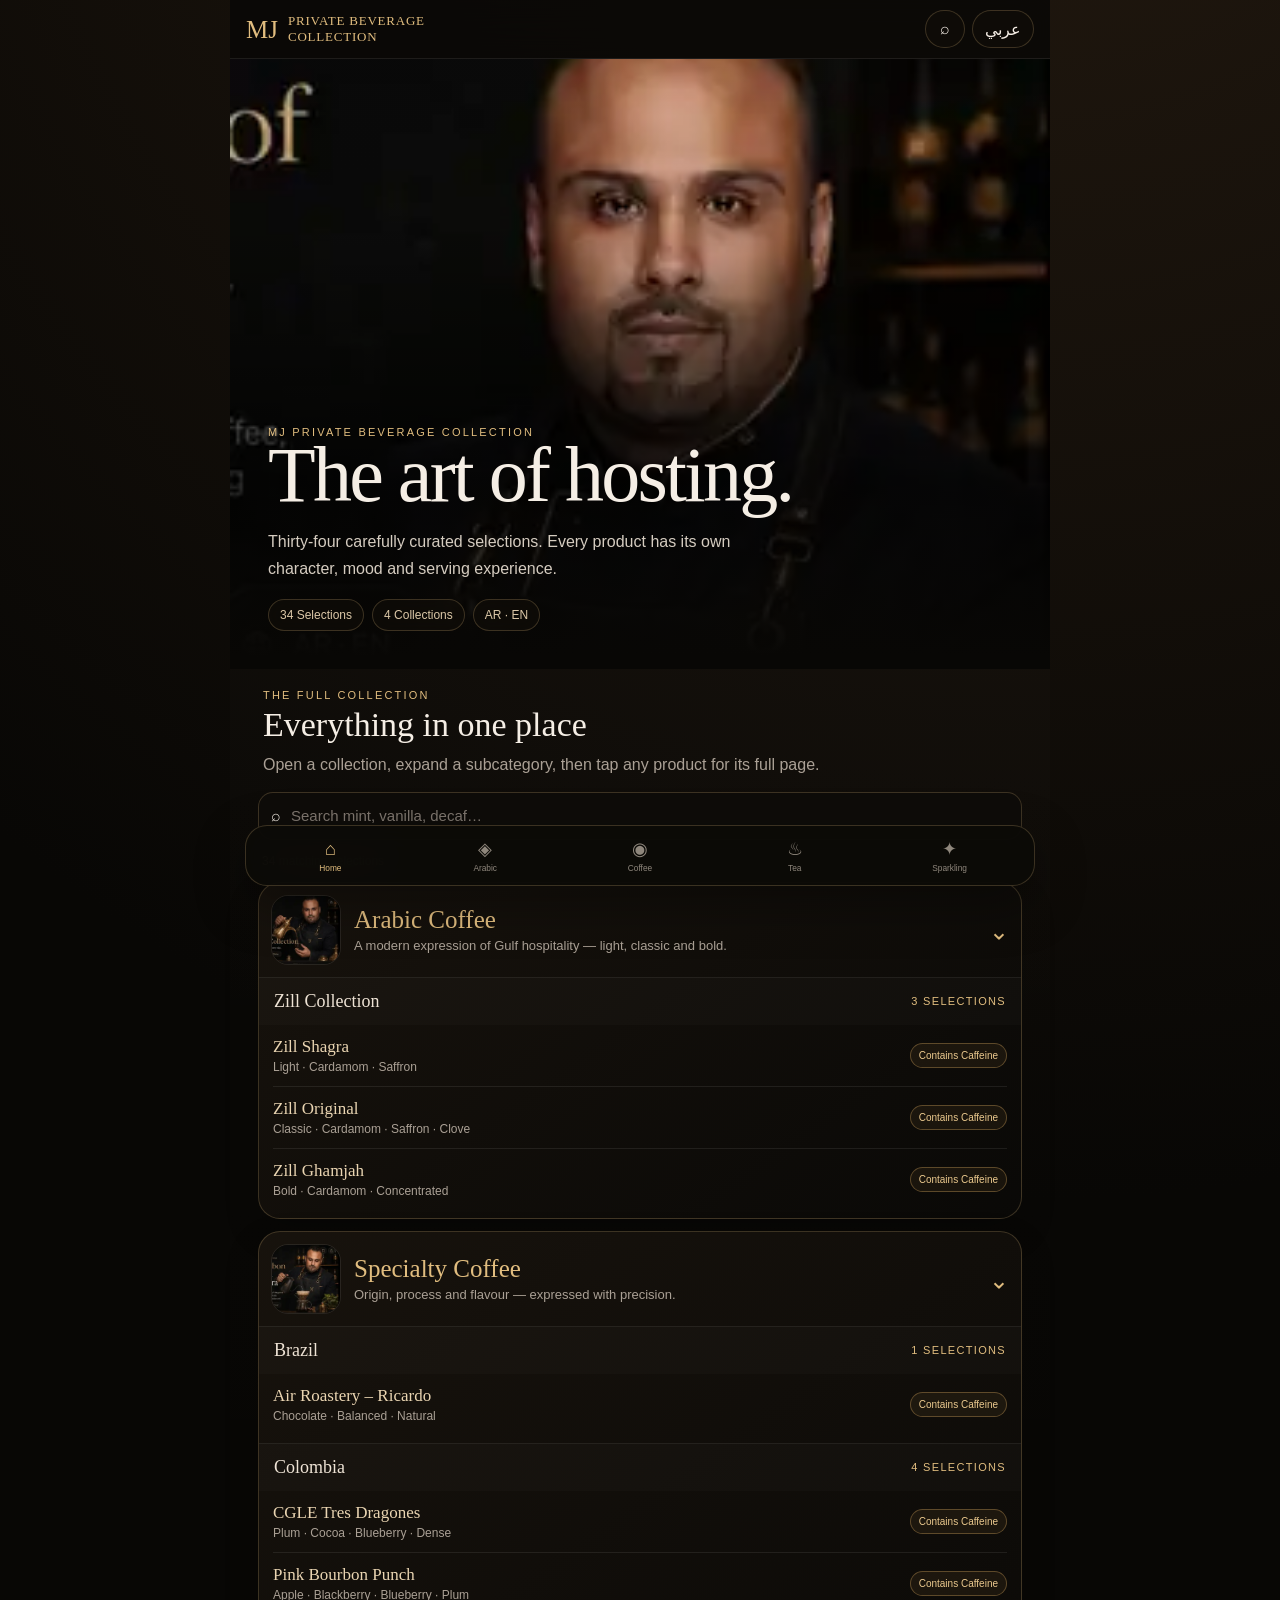
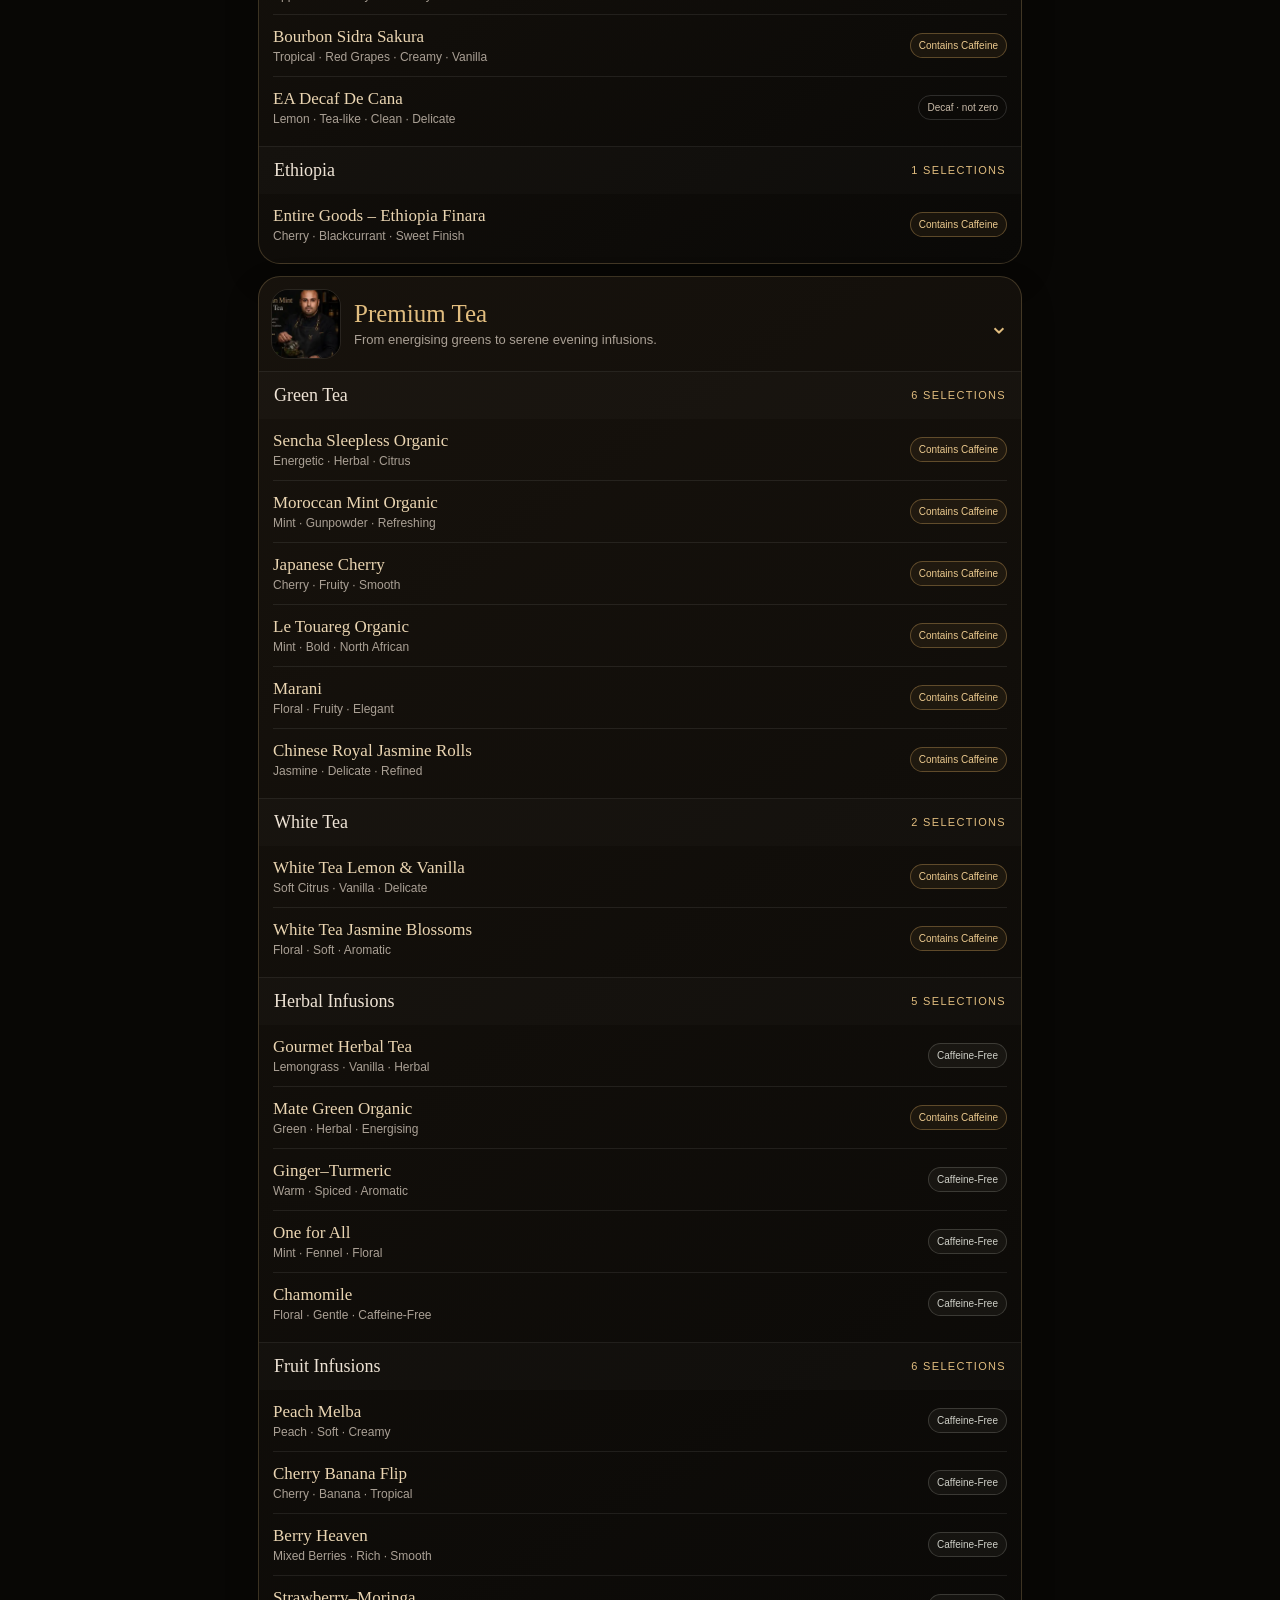
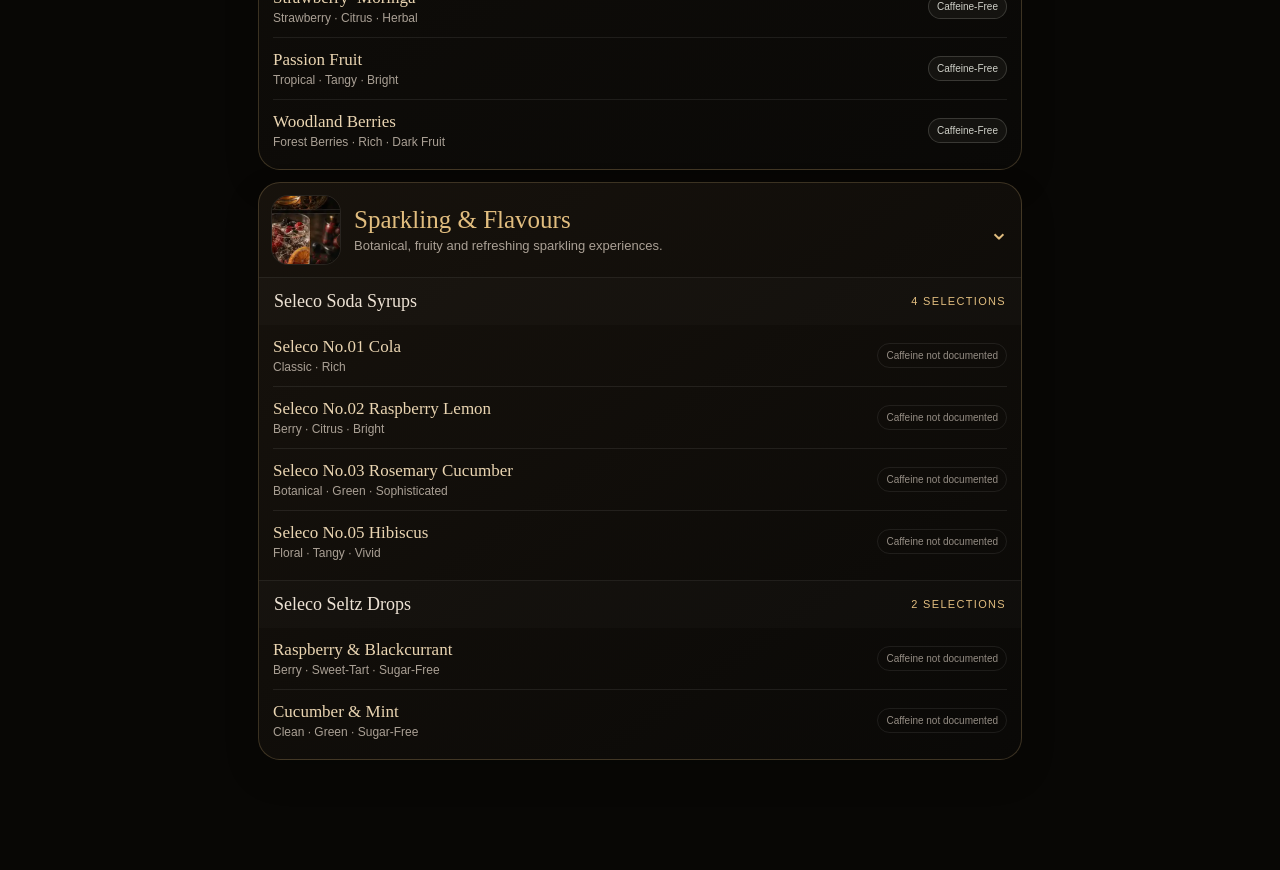
<file: beverage-menu/index.html>
<!doctype html><html lang="en" dir="ltr"><head><meta charset="utf-8"><meta name="viewport" content="width=device-width,initial-scale=1,viewport-fit=cover"><meta name="theme-color" content="#080705"><meta name="apple-mobile-web-app-capable" content="yes"><meta name="apple-mobile-web-app-status-bar-style" content="black-translucent"><meta name="apple-mobile-web-app-title" content="MJ Beverage"><title>MJ Private Beverage Collection</title><link rel="stylesheet" href="app-v2.css"></head><body><div class="app" id="app"><header class="top"><button class="brand" id="brandBtn" aria-label="Home"><span class="logo">MJ</span><span class="brandText">PRIVATE BEVERAGE<br>COLLECTION</span></button><div class="tools"><button class="iconBtn backBtn" id="backBtn" aria-label="Back">‹</button><button class="iconBtn" id="searchBtn" aria-label="Search">⌕</button><button class="langBtn" id="langBtn">عربي</button></div></header><main id="main"></main><nav class="bottom" id="bottomNav"><button data-cat="all" class="active"><span>⌂</span><small data-i="home">Home</small></button><button data-cat="arabic"><span>◈</span><small data-i="arabic">Arabic</small></button><button data-cat="specialty"><span>◉</span><small data-i="coffee">Coffee</small></button><button data-cat="tea"><span>♨</span><small data-i="tea">Tea</small></button><button data-cat="sparkling"><span>✦</span><small data-i="spark">Sparkling</small></button></nav><div class="toast" id="toast"></div></div><script src="asset-home.js"></script><script src="asset-arabic.js"></script><script src="asset-specialty.js"></script><script src="asset-tea.js"></script><script src="asset-sparkling.js"></script><script src="data-v2.js"></script><script src="app-v2.js"></script></body></html>
</file>
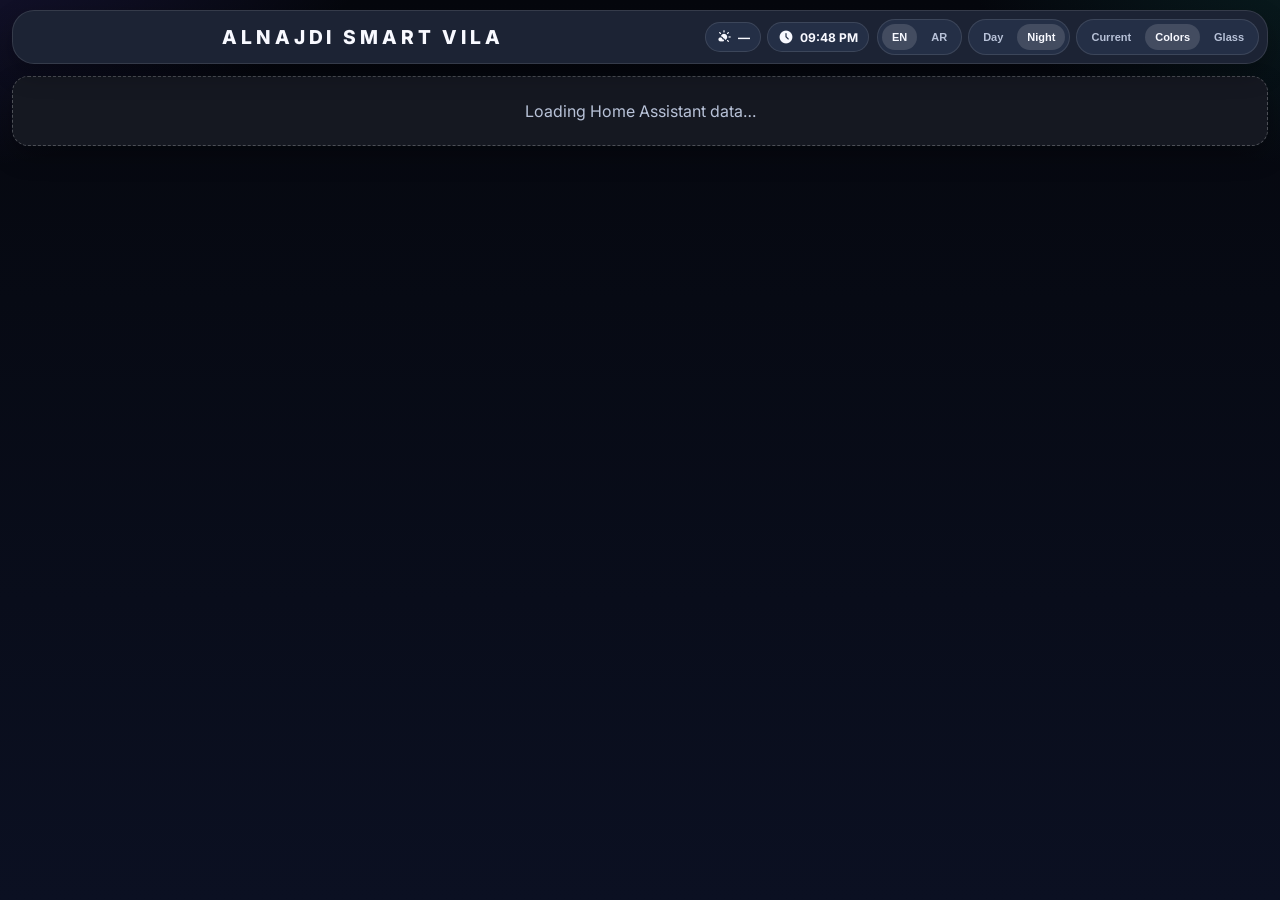
<file: alnajdi-smart-vila.html>
<!DOCTYPE html>
<html lang="en" dir="ltr">
<head>
  <meta charset="UTF-8" />
  <meta name="viewport" content="width=device-width, initial-scale=1, viewport-fit=cover" />
  <title>ALNAJDI SMART VILA</title>
  <style>
    @import url('https://fonts.googleapis.com/css2?family=Inter:wght@400;500;600;700;800&family=Tajawal:wght@400;500;700;800&family=Material+Symbols+Rounded:FILL@0..1');

    :root {
      --radius-xl: 30px; --radius-lg: 22px; --radius-md: 16px; --radius-sm: 12px;
      --ease: 220ms cubic-bezier(.2,.7,.2,1);
      --top-safe: env(safe-area-inset-top, 0px); --bottom-safe: env(safe-area-inset-bottom, 0px);
      --bg:#07090e; --bg2:#0d1019; --surface:#151922; --surface-2:#1b2130; --surface-3:#20283b;
      --line:rgba(255,255,255,.1); --line-strong:rgba(255,255,255,.2);
      --text:#f7f9ff; --muted:#acb8d2;
      --ok:#4ddb8f; --warn:#ffbc60; --danger:#ff5f74; --info:#4ab6ff;
      --shadow:0 25px 50px rgba(0,0,0,.45); --shadow-soft:0 10px 24px rgba(0,0,0,.25);
      --card-grad: linear-gradient(140deg, rgba(255,255,255,.08), rgba(255,255,255,.02));
    }

    body[data-family="current"][data-mode="day"]{ --bg:#edf2fb; --bg2:#f8fbff; --surface:#fff; --surface-2:#f7faff; --surface-3:#edf2fb; --line:rgba(25,49,84,.14); --line-strong:rgba(25,49,84,.26); --text:#122037; --muted:#657798; --shadow:0 16px 36px rgba(41,75,128,.15); --shadow-soft:0 8px 20px rgba(41,75,128,.11); --card-grad:linear-gradient(150deg, rgba(40,86,160,.08), rgba(40,86,160,.02)); }
    body[data-family="current"][data-mode="night"]{ --bg:#07090e; --bg2:#0d1019; --surface:#151922; --surface-2:#1b2130; --surface-3:#20283b; --line:rgba(255,255,255,.1); --line-strong:rgba(255,255,255,.2); --text:#f7f9ff; --muted:#acb8d2; }
    body[data-family="colors"][data-mode="night"]{ --bg:#05070d; --bg2:#0b1022; --surface:#151821; --surface-2:#1c2334; --surface-3:#242f46; --line:rgba(255,255,255,.11); --line-strong:rgba(255,255,255,.24); --text:#f8f9ff; --muted:#b8c2d8; }
    body[data-family="colors"][data-mode="day"]{ --bg:#edf3ff; --bg2:#f6f9ff; --surface:#fff; --surface-2:#f8faff; --surface-3:#eef3ff; --line:rgba(44,73,119,.14); --line-strong:rgba(44,73,119,.26); --text:#14233e; --muted:#617598; --shadow:0 16px 34px rgba(45,78,130,.14); --shadow-soft:0 8px 20px rgba(45,78,130,.1); }
    body[data-family="glass"][data-mode="night"]{ --bg:#05070a; --bg2:#090e18; --surface:linear-gradient(145deg, rgba(255,255,255,.16), rgba(255,255,255,.03)); --surface-2:linear-gradient(145deg, rgba(255,255,255,.2), rgba(255,255,255,.05)); --surface-3:rgba(255,255,255,.12); --line:rgba(255,255,255,.22); --line-strong:rgba(255,255,255,.34); --text:#f6f9ff; --muted:#cad4e8; --card-grad:linear-gradient(150deg, rgba(255,255,255,.18), rgba(255,255,255,.06)); }
    body[data-family="glass"][data-mode="day"]{ --bg:#e9f4ff; --bg2:#f6fbff; --surface:linear-gradient(145deg, rgba(255,255,255,.88), rgba(255,255,255,.58)); --surface-2:linear-gradient(145deg, rgba(255,255,255,.95), rgba(255,255,255,.68)); --surface-3:rgba(255,255,255,.76); --line:rgba(74,112,165,.28); --line-strong:rgba(74,112,165,.36); --text:#13223a; --muted:#5f7496; --card-grad:linear-gradient(150deg, rgba(64,110,185,.1), rgba(64,110,185,.04)); }

    *{ box-sizing:border-box; }
    html,body{ height:100%; }
    body{ margin:0; font-family:Inter,Tajawal,sans-serif; color:var(--text); background:
      radial-gradient(1100px 720px at -12% -24%, rgba(114,90,255,.28), transparent 55%),
      radial-gradient(900px 640px at 110% -20%, rgba(39,191,170,.22), transparent 56%),
      linear-gradient(180deg, var(--bg), var(--bg2)); transition:all .2s ease; overflow:hidden; }
    body.rtl{ font-family:Tajawal,Inter,sans-serif; }

    .msr{ font-family: "Material Symbols Rounded"; font-weight: normal; font-style: normal; font-size: 22px; display:inline-block; line-height: 1; text-transform: none; letter-spacing: normal; word-wrap: normal; white-space: nowrap; direction: ltr; font-variation-settings: 'FILL' 1; }

    .app{ height:100%; max-width:1700px; margin:0 auto; padding:calc(var(--top-safe) + 10px) 12px calc(var(--bottom-safe) + 16px); display:flex; flex-direction:column; gap:12px; overflow:auto; }
    .shell{ display:grid; grid-template-columns:minmax(0,1fr); gap:12px; }

    .topbar{ position:sticky; top:0; z-index:100; display:grid; grid-template-columns:auto 1fr auto auto; gap:8px; align-items:center; padding:8px; border-radius:var(--radius-lg); background:var(--surface-2); border:1px solid var(--line); box-shadow:var(--shadow-soft); backdrop-filter: blur(16px) saturate(130%); }
    .title{ text-align:center; font-weight:800; letter-spacing:.2em; font-size:clamp(12px,1.5vw,20px); }
    .back-btn{ width:40px;height:40px; border:1px solid var(--line); border-radius:12px; background:var(--surface-3); color:var(--text); display:inline-flex; align-items:center; justify-content:center; cursor:pointer; }
    .control-groups{ display:flex; gap:6px; flex-wrap:wrap; justify-content:flex-end; }
    .ambient{ display:flex; gap:6px; align-items:center; flex-wrap:wrap; }
    .ambient-chip{ display:inline-flex; align-items:center; gap:6px; border:1px solid var(--line); border-radius:999px; padding:6px 10px; background:var(--surface-3); font-size:11px; color:var(--muted); }
    .ambient-chip .msr{ font-size:16px; color:var(--text); }
    .ambient-chip b{ color:var(--text); font-size:12px; }
    .seg{ display:flex; align-items:center; gap:4px; border:1px solid var(--line); border-radius:999px; padding:4px; background:var(--surface-3); }
    .seg button{ border:0; background:transparent; color:var(--muted); font-weight:700; font-size:11px; border-radius:999px; padding:7px 10px; cursor:pointer; }
    .seg button.active{ color:var(--text); background:rgba(255,255,255,.14); }

    .content{ display:grid; gap:12px; }
    .card{ background:var(--surface); border:1px solid var(--line); border-radius:var(--radius-lg); box-shadow:var(--shadow-soft); backdrop-filter: blur(12px) saturate(130%); }

    .hero{ display:grid; grid-template-columns:1.2fr .8fr; gap:10px; padding:16px; }
    .hero h1{ margin:0; font-size:clamp(24px,3vw,36px); }
    .hero p{ margin:8px 0 0; color:var(--muted); }
    .chips{ display:grid; grid-template-columns:repeat(3,minmax(0,1fr)); gap:8px; margin-top:12px; }
    .chip{ padding:10px; border:1px solid var(--line); border-radius:12px; background:var(--card-grad); }
    .chip b{ display:block; font-size:18px; }
    .chip span{ font-size:11px; color:var(--muted); }
    .hero-side{ display:grid; grid-template-columns:repeat(2,minmax(0,1fr)); gap:8px; }

    .icon-rail{ position:sticky; top:72px; z-index:90; display:flex; gap:10px; overflow:auto hidden; padding:2px 2px 4px; scrollbar-width:none; }
    .icon-rail::-webkit-scrollbar{ display:none; }
    .rail-item{ min-width:100px; display:grid; grid-template-columns:40px 1fr; align-items:center; gap:8px; border:1px solid var(--line); background:var(--surface-2); border-radius:14px; padding:8px 9px; cursor:pointer; }
    .rail-item.active{ border-color:var(--line-strong); box-shadow:0 0 0 1px rgba(255,255,255,.09) inset; }
    .rail-icon{ width:40px;height:40px; border-radius:13px; display:flex; align-items:center; justify-content:center; color:#fff; }
    .rail-meta{ line-height:1.15; }
    .rail-meta b{ font-size:11px; display:block; white-space:nowrap; overflow:hidden; text-overflow:ellipsis; }
    .rail-meta span{ font-size:11px; color:var(--muted); }

    .section-title{ margin:4px 2px 8px; font-size:13px; letter-spacing:.08em; text-transform:uppercase; color:var(--muted); font-weight:700; }
    .toolbar{ display:flex; gap:8px; align-items:center; flex-wrap:wrap; margin-bottom:8px; }
    .search{ width:min(460px,100%); border:1px solid var(--line); border-radius:12px; background:var(--surface-2); color:var(--text); padding:10px 12px; }
    .ghost-btn{ border:1px solid var(--line); background:var(--surface-2); color:var(--text); border-radius:10px; padding:8px 10px; cursor:pointer; font-weight:700; font-size:12px; }
    .grid{ display:grid; gap:10px; grid-template-columns:repeat(auto-fill,minmax(220px,1fr)); }
    .node-card{ padding:14px; min-height:110px; display:flex; flex-direction:column; justify-content:space-between; cursor:pointer; position:relative; overflow:hidden; }
    .node-card::before{ content:''; position:absolute; inset:0; background:linear-gradient(120deg, rgba(255,255,255,.12), transparent 55%); opacity:.35; pointer-events:none; }
    .node-card h3{ margin:0; font-size:17px; }
    .meta{ font-size:12px; color:var(--muted); margin-top:5px; }
    .rowmeta{ display:flex; justify-content:space-between; font-size:11px; color:var(--muted); }

    .device-section{ padding:12px; }
    .device-grid{ display:grid; gap:10px; grid-template-columns:repeat(auto-fill,minmax(290px,1fr)); }
    .device-card{ border:1px solid rgba(255,255,255,.12); border-radius:18px; background:linear-gradient(95deg, rgba(255,255,255,.06), rgba(255,255,255,.02)); position:relative; overflow:hidden; padding:0; display:grid; grid-template-columns:60px minmax(0,1fr) auto; align-items:center; min-height:88px; }
    .device-card::before{ content:''; position:absolute; inset:0; background:var(--device-grad); pointer-events:none; opacity:.95; }
    .icon-w{ position:relative; z-index:2; height:100%; display:flex; align-items:center; justify-content:center; border-inline-end:1px solid rgba(255,255,255,.12); background:radial-gradient(circle at 45% 45%, rgba(255,255,255,.18), rgba(255,255,255,.05)); }
    .icon-w .msr{ color:var(--icon-color,#fff); font-size:28px; text-shadow:0 0 18px rgba(255,255,255,.24); }
    .device-main{ position:relative; z-index:2; padding:8px 10px; min-width:0; }
    .name{ font-size:14px; font-weight:700; white-space:nowrap; overflow:hidden; text-overflow:ellipsis; }
    .state{ font-size:12px; color:rgba(255,255,255,.9); margin-top:3px; white-space:nowrap; overflow:hidden; text-overflow:ellipsis; }
    body[data-mode="day"] .state{ color:rgba(13,29,52,.82); }
    .tail{ position:relative; z-index:2; padding:6px; display:flex; gap:6px; align-items:center; }
    .ibtn{ border:1px solid rgba(255,255,255,.2); background:rgba(255,255,255,.12); color:var(--text); border-radius:10px; min-width:32px; height:32px; cursor:pointer; display:inline-flex; align-items:center; justify-content:center; }
    .ibtn .msr{ font-size:18px; }

    .cap-row{ position:relative; z-index:2; grid-column:1/-1; border-top:1px solid rgba(255,255,255,.1); padding:8px; display:grid; gap:8px; }
    .slider-wrap{ display:grid; grid-template-columns:auto 1fr auto; align-items:center; gap:8px; }
    .slider-wrap input[type="range"]{ width:100%; accent-color:#66c7ff; }
    .slider-wrap span{ font-size:11px; color:var(--muted); }

    .badge{ display:inline-flex; align-items:center; gap:6px; border-radius:999px; border:1px solid var(--line); padding:4px 9px; font-size:11px; }
    .alert{ color:#ffd2d2; border-color:rgba(255,80,80,.5); background:rgba(255,70,70,.18); }

    .empty{ padding:24px; text-align:center; color:var(--muted); border:1px dashed var(--line-strong); border-radius:16px; }

    @media (max-width: 1100px){ .hero{ grid-template-columns:1fr; } }
    @media (max-width: 860px){ .topbar{ grid-template-columns:1fr; } .title{ order:-1; } .control-groups{ justify-content:flex-start; } .ambient{ justify-content:flex-start; } .chips{ grid-template-columns:repeat(2,minmax(0,1fr)); } .hero-side{ grid-template-columns:repeat(2,minmax(0,1fr)); } }
    @media (max-width: 720px){ .app{ padding-inline:10px; } .grid,.device-grid{ grid-template-columns:1fr; } .icon-rail{ top:118px; } }
  </style>
</head>
<body data-family="colors" data-mode="night">
  <div id="app" class="app"></div>

  <script>
    (() => {
      'use strict';

      const STRUCTURE = {
        ground_floor:{en:'Ground Floor',ar:'الدور الأرضي',rooms:['back_doorway','sitting_room_g','prep_kitchen','father_room']},
        first_floor:{en:'First Floor',ar:'الدور الأول',rooms:['master_suite','office','sitting_room_1','living_room','second_room']},
        second_floor:{en:'Second Floor',ar:'الدور الثاني',rooms:[]},
        roof:{en:'Roof',ar:'السطح',rooms:['roof']}
      };
      const SUITE_CHILDREN = ['master_bedroom','master_bathroom','master_closet_room'];
      const ROOM_INFO = {
        back_doorway:{en:'Back Doorway',ar:'مدخل الباب الخلفي',aliases:['back doorway','back door','rear door']},
        sitting_room_g:{en:'Sitting Room',ar:'غرفة الجلوس',aliases:['ground sitting','sitting room g']},
        prep_kitchen:{en:'Prep Kitchen',ar:'مطبخ التحضير',aliases:['prep kitchen','dirty kitchen']},
        father_room:{en:'Father Room',ar:'غرفة الأب',aliases:['father room']},
        master_suite:{en:'Master Suite',ar:'الجناح الرئيسي',aliases:['master suite']},
        master_bedroom:{en:'Master Bedroom',ar:'غرفة النوم الرئيسية',aliases:['master bedroom']},
        master_bathroom:{en:'Master Bathroom',ar:'حمام الجناح الرئيسي',aliases:['master bathroom','master bath']},
        master_closet_room:{en:'Master Closet Room',ar:'غرفة ملابس الجناح الرئيسي',aliases:['master closet','closet room']},
        office:{en:'Office',ar:'المكتب',aliases:['office']},
        sitting_room_1:{en:'Sitting Room',ar:'غرفة الجلوس',aliases:['first floor sitting','upper sitting']},
        living_room:{en:'Living Room',ar:'غرفة المعيشة',aliases:['living room']},
        second_room:{en:'Second Room',ar:'الغرفة الثانية',aliases:['second room']},
        roof:{en:'Roof',ar:'السطح',aliases:['roof']}
      };

      const I18N = {
        en:{home:'Home',floors:'Floors',rooms:'Rooms',devices:'Devices',entities:'Entities',categories:'Categories',summary:'Summary',alerts:'Alerts',active:'Active',online:'Online',back:'Back',loading:'Loading Home Assistant data…',empty:'No useful entities found.',noRooms:'No active rooms for this floor.',noDevices:'No visible devices in this room.',floorSummary:'Floor Summary',roomSummary:'Room Summary',suite:'Master Suite',contains:'Contains',lighting:'Lighting',spot:'Spot Lights',cove:'Cove Lights',main:'Main Lights',accent:'Accent Lights',lamps:'Lamps',wall:'Wall Lights',bed:'Bed Lights',ceiling:'Ceiling Lights',strip:'LED Strips',climate:'Climate',security:'Security',cameras:'Cameras',media:'Media',covers:'Curtains / Covers',doors:'Doors / Windows',locks:'Locks',sensors:'Sensors',power:'Power / Plugs',appliances:'Appliances',water:'Water / Leak',air:'Air Quality',other:'Other Controls',day:'Day',night:'Night',current:'Current',colors:'Colors',glass:'Glass',langEn:'EN',langAr:'AR',open:'Open',close:'Close',stop:'Stop',details:'Details',quickRooms:'Quick Rooms',search:'Search',showMore:'Show More',showLess:'Show Less'},
        ar:{home:'الرئيسية',floors:'الأدوار',rooms:'الغرف',devices:'الأجهزة',entities:'الكيانات',categories:'الفئات',summary:'ملخص',alerts:'تنبيهات',active:'نشط',online:'متصل',back:'رجوع',loading:'جاري تحميل بيانات Home Assistant…',empty:'لا توجد كيانات مفيدة حالياً.',noRooms:'لا توجد غرف نشطة في هذا الدور.',noDevices:'لا توجد أجهزة مرئية في هذه الغرفة.',floorSummary:'ملخص الدور',roomSummary:'ملخص الغرفة',suite:'الجناح الرئيسي',contains:'يحتوي على',lighting:'الإضاءة',spot:'سبوت لايت',cove:'إضاءة مخفية',main:'إضاءة رئيسية',accent:'إضاءة ديكورية',lamps:'مصابيح',wall:'إضاءة جدارية',bed:'إضاءة السرير',ceiling:'إضاءة السقف',strip:'شرائط LED',climate:'المناخ',security:'الأمان',cameras:'الكاميرات',media:'الوسائط',covers:'الستائر / الغطاء',doors:'الأبواب / النوافذ',locks:'الأقفال',sensors:'المستشعرات',power:'الطاقة / المقابس',appliances:'الأجهزة المنزلية',water:'المياه / التسرب',air:'جودة الهواء',other:'تحكمات أخرى',day:'نهار',night:'ليل',current:'Current',colors:'Colors',glass:'Glass',langEn:'EN',langAr:'AR',open:'فتح',close:'إغلاق',stop:'إيقاف',details:'تفاصيل',quickRooms:'وصول سريع',search:'بحث',showMore:'عرض المزيد',showLess:'عرض أقل'}
      };

      const CAT = [
        {key:'lighting',icon:'lightbulb',color:'#ffbe45',domains:['light'],gradOn:'linear-gradient(95deg, rgba(255,182,56,.62), rgba(255,182,56,0) 64%)',gradOff:'linear-gradient(95deg, rgba(255,182,56,.22), rgba(255,182,56,0) 64%)'},
        {key:'climate',icon:'thermostat',color:'#ff755d',domains:['climate'],gradOn:'linear-gradient(95deg, rgba(255,101,87,.62), rgba(255,101,87,0) 64%)',gradOff:'linear-gradient(95deg, rgba(255,101,87,.22), rgba(255,101,87,0) 64%)'},
        {key:'security',icon:'shield',color:'#63d777',domains:['alarm_control_panel'],gradOn:'linear-gradient(95deg, rgba(95,215,118,.6), rgba(95,215,118,0) 64%)',gradOff:'linear-gradient(95deg, rgba(95,215,118,.2), rgba(95,215,118,0) 64%)'},
        {key:'cameras',icon:'videocam',color:'#44b8ff',domains:['camera'],gradOn:'linear-gradient(95deg, rgba(67,191,255,.6), rgba(67,191,255,0) 64%)',gradOff:'linear-gradient(95deg, rgba(67,191,255,.2), rgba(67,191,255,0) 64%)'},
        {key:'media',icon:'music_note',color:'#bd84ff',domains:['media_player','remote'],gradOn:'linear-gradient(95deg, rgba(193,133,255,.58), rgba(193,133,255,0) 64%)',gradOff:'linear-gradient(95deg, rgba(193,133,255,.2), rgba(193,133,255,0) 64%)'},
        {key:'covers',icon:'blinds',color:'#74b6ff',domains:['cover'],gradOn:'linear-gradient(95deg, rgba(116,182,255,.58), rgba(116,182,255,0) 64%)',gradOff:'linear-gradient(95deg, rgba(116,182,255,.2), rgba(116,182,255,0) 64%)'},
        {key:'locks',icon:'lock',color:'#62d981',domains:['lock'],gradOn:'linear-gradient(95deg, rgba(98,217,129,.58), rgba(98,217,129,0) 64%)',gradOff:'linear-gradient(95deg, rgba(98,217,129,.2), rgba(98,217,129,0) 64%)'},
        {key:'power',icon:'power',color:'#40b8ff',domains:['switch','fan'],gradOn:'linear-gradient(95deg, rgba(64,184,255,.58), rgba(64,184,255,0) 64%)',gradOff:'linear-gradient(95deg, rgba(64,184,255,.2), rgba(64,184,255,0) 64%)'},
        {key:'appliances',icon:'home_work',color:'#7da8ff',domains:['vacuum','button','input_button'],gradOn:'linear-gradient(95deg, rgba(126,168,255,.58), rgba(126,168,255,0) 64%)',gradOff:'linear-gradient(95deg, rgba(126,168,255,.2), rgba(126,168,255,0) 64%)'},
        {key:'water',icon:'water_drop',color:'#55beff',domains:['water_heater'],classes:['moisture'],gradOn:'linear-gradient(95deg, rgba(84,186,255,.58), rgba(84,186,255,0) 64%)',gradOff:'linear-gradient(95deg, rgba(84,186,255,.2), rgba(84,186,255,0) 64%)'},
        {key:'air',icon:'air',color:'#85de9b',domains:['sensor'],classes:['aqi','pm25','pm10','carbon_dioxide','volatile_organic_compounds'],gradOn:'linear-gradient(95deg, rgba(131,220,160,.58), rgba(131,220,160,0) 64%)',gradOff:'linear-gradient(95deg, rgba(131,220,160,.2), rgba(131,220,160,0) 64%)'},
        {key:'sensors',icon:'sensors',color:'#ffb34f',domains:['sensor','binary_sensor'],gradOn:'linear-gradient(95deg, rgba(255,176,79,.58), rgba(255,176,79,0) 64%)',gradOff:'linear-gradient(95deg, rgba(255,176,79,.2), rgba(255,176,79,0) 64%)'},
        {key:'other',icon:'tune',color:'#bcc7dd',domains:['scene','script','number','select','input_number','input_select','input_boolean'],gradOn:'linear-gradient(95deg, rgba(188,199,221,.58), rgba(188,199,221,0) 64%)',gradOff:'linear-gradient(95deg, rgba(188,199,221,.2), rgba(188,199,221,0) 64%)'}
      ];

      const LIGHT_GROUPS = [
        {key:'spot',m:['spotlight','spot light','spotlights','downlight','down light','focus light','mini light']},
        {key:'cove',m:['cove','cove light']},
        {key:'strip',m:['strip','led strip']},
        {key:'wall',m:['wall light']},
        {key:'bed',m:['bed light']},
        {key:'ceiling',m:['ceiling light']},
        {key:'lamps',m:['lamp']},
        {key:'accent',m:['accent']},
        {key:'main',m:['main light']}
      ];

      const state = {
        lang: localStorage.getItem('villa.lang') || 'en', mode: localStorage.getItem('villa.mode') || 'night', family: localStorage.getItem('villa.family') || 'colors',
        route:{page:'home',floor:null,room:null}, hass:null, loading:true, activeCat:null, showAllSensors:false, roomQuery:'', now:Date.now(),
        registries:{floors:[],areas:[],devices:[],entities:[]}, cache:{floors:[],metrics:{},categories:{}}, hash:''
      };

      const app = document.getElementById('app');
      const t = k => I18N[state.lang][k] || k;
      const rtl = () => state.lang === 'ar';
      const esc = s => String(s ?? '').replace(/[&<>"']/g, m => ({'&':'&amp;','<':'&lt;','>':'&gt;','"':'&quot;',"'":'&#39;'}[m]));
      const norm = s => String(s||'').toLowerCase().replace(/[_.-]+/g,' ').replace(/\s+/g,' ').trim();

      function getHass(){
        if (state.hass?.states) return state.hass;
        try {
          const root = window.parent?.document?.querySelector('home-assistant');
          const hass = root?.hass || root?.shadowRoot?.querySelector('home-assistant-main')?.hass || root?.shadowRoot?.querySelector('home-assistant-main')?.shadowRoot?.querySelector('app-drawer-layout partial-panel-resolver')?.hass;
          if (hass?.states) { state.hass = hass; return hass; }
        } catch (_) {}
        return null;
      }

      async function loadRegistries(hass){
        if (!hass?.connection?.sendMessagePromise || state.registries.entities.length) return;
        const ask = type => hass.connection.sendMessagePromise({type}).catch(() => []);
        const [floors,areas,devices,entities] = await Promise.all([
          ask('config/floor_registry/list'),ask('config/area_registry/list'),ask('config/device_registry/list'),ask('config/entity_registry/list')
        ]);
        state.registries = { floors:Array.isArray(floors)?floors:[], areas:Array.isArray(areas)?areas:[], devices:Array.isArray(devices)?devices:[], entities:Array.isArray(entities)?entities:[] };
      }

      function isJunk(entity, reg){
        const domain = entity.entity_id.split('.')[0];
        const d = norm(entity.attributes.friendly_name || entity.entity_id);
        const badDomains = new Set(['automation','update','conversation','assist_satellite','zone','sun','weather','calendar','tts','stt','device_tracker']);
        if (badDomains.has(domain)) return true;
        if (reg?.hidden_by || reg?.disabled_by) return true;
        const cat = reg?.entity_category || entity.attributes.entity_category;
        if (cat === 'diagnostic') return true;
        if (cat === 'config' && !['input_boolean','scene','script'].includes(domain)) return true;
        if (/(uptime|firmware|rssi|linkquality|debug|raw|counter|snapshot|last seen|last_seen|battery voltage)/.test(d)) return true;
        if (/(bluetooth|gps|distance|latitude|longitude|interval|presence source)/.test(d)) return true;
        return false;
      }

      function roomFromText(txt){
        const n = norm(txt);
        for (const [rid,meta] of Object.entries(ROOM_INFO)) {
          const all = [meta.en,meta.ar,...(meta.aliases||[])].map(norm);
          if (all.some(x => x && n.includes(x))) return rid;
        }
        return null;
      }
      function floorByName(v){
        const n = norm(v);
        if (/(ground|earth|ارض)/.test(n)) return 'ground_floor';
        if (/(first|اول)/.test(n)) return 'first_floor';
        if (/(second|ثان)/.test(n)) return 'second_floor';
        if (/(roof|سطح)/.test(n)) return 'roof';
        return null;
      }

      function classify(entity){
        const domain = entity.entity_id.split('.')[0];
        const dclass = entity.attributes.device_class || '';
        return CAT.find(c => c.domains.includes(domain) && (!c.classes || c.classes.includes(dclass))) || CAT.find(c => c.domains.includes(domain)) || CAT.find(c => c.key === 'other');
      }
      function isNoisyTelemetry(e){
        const txt = norm(`${e.entity_id} ${e.attributes.friendly_name||''}`);
        return /(iphone|ipad|macbook|airpods|watch|latitude|longitude|distance|battery.*phone|gps|tracker)/.test(txt);
      }
      function isOn(e){
        const d = e.entity_id.split('.')[0], s = e.state;
        if (d==='cover') return !['closed','closing'].includes(s);
        if (d==='lock') return s==='unlocked';
        if (d==='alarm_control_panel') return !['disarmed','off'].includes(s);
        return ['on','open','playing','cool','heat','armed_away','armed_home','armed_night','unlocked'].includes(s);
      }
      function friendlyState(e){
        const a=e.attributes||{}, d=e.entity_id.split('.')[0], s=e.state;
        if (['unavailable','unknown'].includes(s)) return s;
        if (d==='light') {
          const out=[s];
          if (a.brightness != null) out.push(`${Math.round((a.brightness/255)*100)}%`);
          if (a.color_temp_kelvin) out.push(`${a.color_temp_kelvin}K`);
          return out.join(' • ');
        }
        if (d==='climate') return [s,a.current_temperature!=null?`Now ${a.current_temperature}°`:null,a.temperature!=null?`Set ${a.temperature}°`:null].filter(Boolean).join(' • ');
        if (d==='sensor') return `${s}${a.unit_of_measurement?` ${a.unit_of_measurement}`:''}`;
        if (d==='cover' && a.current_position != null) return `${s} • ${a.current_position}%`;
        return s;
      }
      function canShowInPrimary(e){
        if (isNoisyTelemetry(e)) return false;
        if (['unknown','unavailable'].includes(e.state) && ['sensor','binary_sensor'].includes(e.entity_id.split('.')[0])) return false;
        return true;
      }

      function resolveLocation(entity, reg, maps){
        const devById = maps.devById;
        const areaId = reg?.area_id || (reg?.device_id ? devById.get(reg.device_id)?.area_id : null);
        const area = areaId ? maps.areaById.get(areaId) : null;
        let room = null, floor = null;
        if (area) {
          room = roomFromText(`${area.name} ${(area.aliases||[]).join(' ')}`);
          floor = maps.floorByArea.get(area.area_id) || null;
        }
        const allTxt = `${entity.entity_id} ${entity.attributes.friendly_name||''} ${(reg?.labels||[]).join(' ')}`;
        room = room || roomFromText(allTxt);
        if (!floor) {
          if (STRUCTURE.first_floor.rooms.includes(room)) floor = 'first_floor';
          else if (STRUCTURE.ground_floor.rooms.includes(room)) floor = 'ground_floor';
          else if (STRUCTURE.roof.rooms.includes(room)) floor = 'roof';
          else floor = floorByName(allTxt) || 'ground_floor';
        }
        if (room === 'master_suite') {
          const child = roomFromText(allTxt.replace(/master suite/ig,''));
          if (SUITE_CHILDREN.includes(child)) room = child;
        }
        return {room,floor};
      }

      function lightSubgroup(entity){
        const txt = norm(`${entity.entity_id} ${entity.attributes.friendly_name||''} ${(entity.attributes.entity_id||[]).join(' ')}`);
        const hit = LIGHT_GROUPS.find(g => g.m.some(m => txt.includes(m)));
        return hit ? hit.key : 'main';
      }

      function compute(hass){
        const entities = Object.values(hass.states || {});
        const regByEntity = new Map(state.registries.entities.map(e => [e.entity_id,e]));
        const areaById = new Map(state.registries.areas.map(a => [a.area_id,a]));
        const devById = new Map(state.registries.devices.map(d => [d.id,d]));
        const floorByArea = new Map();
        for (const area of state.registries.areas) {
          let fid = null;
          if (area.floor_id) {
            const fr = state.registries.floors.find(f => f.floor_id === area.floor_id);
            fid = floorByName(fr?.name || '') || floorByName(area.name);
          }
          if (fid) floorByArea.set(area.area_id, fid);
        }

        const floors = new Map(Object.keys(STRUCTURE).map(f => [f,{id:f,rooms:new Map(),entities:[]} ]));
        const categories = Object.fromEntries(CAT.map(c => [c.key,{total:0,active:0}])) ;

        for (const e of entities) {
          const reg = regByEntity.get(e.entity_id);
          if (isJunk(e, reg)) continue;
          const loc = resolveLocation(e, reg, {areaById,devById,floorByArea});
          if (!loc.room || !floors.has(loc.floor)) continue;
          const floor = floors.get(loc.floor);
          if (!floor.rooms.has(loc.room)) floor.rooms.set(loc.room, []);
          floor.rooms.get(loc.room).push(e); floor.entities.push(e);

          const c = classify(e); categories[c.key].total += 1; if (isOn(e)) categories[c.key].active += 1;
        }

        const ff = floors.get('first_floor');
        const suite = SUITE_CHILDREN.flatMap(r => ff.rooms.get(r) || []);
        if (suite.length) ff.rooms.set('master_suite', suite);

        const out = Array.from(floors.values()).map(f => {
          const rooms = Array.from(f.rooms.entries()).filter(([,arr]) => arr.length);
          return {...f, visibleRooms:rooms, counts:{rooms:rooms.filter(([rid]) => rid !== 'master_suite').length, devices:f.entities.length}};
        }).filter(f => f.visibleRooms.length);

        const all = out.flatMap(f => f.entities);
        state.cache = {
          floors: out,
          categories,
          metrics: {
            floors: out.length,
            rooms: out.reduce((n,f)=>n+f.visibleRooms.filter(([r])=>r!=='master_suite').length,0),
            devices: all.length,
            online: all.filter(e=>e.state!=='unavailable').length,
            alerts: all.filter(e => {
              const dc = e.attributes.device_class || '';
              return ['moisture','smoke','gas','safety','problem','door','window','lock'].includes(dc) && ['on','open','detected','unlocked'].includes(e.state);
            }).length,
            active: all.filter(isOn).length
          }
        };
      }

      function render(){
        document.body.dataset.mode = state.mode; document.body.dataset.family = state.family;
        document.body.classList.toggle('rtl', rtl()); document.documentElement.lang = state.lang; document.documentElement.dir = rtl()?'rtl':'ltr';

        if (state.loading) {
          app.innerHTML = `<div class="topbar">${topbar()}</div><div class="card empty">${esc(t('loading'))}</div>`;
          bindTopbar(); return;
        }

        let body = '';
        if (!state.cache.floors.length) body = `<div class="card empty">${esc(t('empty'))}</div>`;
        else if (state.route.page === 'home') body = homePage();
        else if (state.route.page === 'floor') body = floorPage(state.route.floor);
        else body = roomPage(state.route.floor, state.route.room);

        app.innerHTML = `<div class="topbar">${topbar()}</div><div class="shell">${iconRail()}<div class="content">${body}</div></div>`;
        bindTopbar(); bindActions();
      }

      function formatClock(){
        const d = new Date(state.now);
        return new Intl.DateTimeFormat(state.lang === 'ar' ? 'ar-SA' : 'en-US', {hour:'2-digit', minute:'2-digit'}).format(d);
      }
      function weatherBadge(){
        const hass = state.hass || getHass();
        const states = hass?.states || {};
        const weather = Object.values(states).find(e => e.entity_id?.startsWith('weather.'));
        const tempSensor = Object.values(states).find(e => e.attributes?.unit_of_measurement && /°C|°F/.test(String(e.attributes.unit_of_measurement)) && /outside|outdoor|weather|temp/.test(norm(e.entity_id + ' ' + (e.attributes.friendly_name || ''))));
        const condition = weather?.state || '';
        const temp = weather?.attributes?.temperature ?? tempSensor?.state;
        const unit = weather?.attributes?.temperature_unit || tempSensor?.attributes?.unit_of_measurement || '';
        const icon = /rain|storm/.test(condition) ? 'thunderstorm' : /cloud/.test(condition) ? 'cloud' : /clear|sun|partly/.test(condition) ? 'wb_sunny' : 'partly_cloudy_day';
        const label = condition ? condition.replace(/_/g, ' ') : (state.lang === 'ar' ? 'الطقس' : 'Weather');
        return `<span class="ambient-chip" title="${esc(label)}"><span class="msr">${icon}</span><b>${temp != null ? `${temp}${unit}` : '—'}</b></span>`;
      }

      function topbar(){
        const back = state.route.page !== 'home';
        return `<div>${back?`<button class="back-btn" data-back="1" aria-label="${esc(t('back'))}"><span class="msr">${rtl()?'arrow_forward':'arrow_back'}</span></button>`:''}</div>
          <div class="title">ALNAJDI SMART VILA</div>
          <div class="ambient">${weatherBadge()}<span class="ambient-chip"><span class="msr">schedule</span><b>${formatClock()}</b></span></div>
          <div class="control-groups">
            <div class="seg"><button data-lang="en" class="${state.lang==='en'?'active':''}">${t('langEn')}</button><button data-lang="ar" class="${state.lang==='ar'?'active':''}">${t('langAr')}</button></div>
            <div class="seg"><button data-mode="day" class="${state.mode==='day'?'active':''}">${t('day')}</button><button data-mode="night" class="${state.mode==='night'?'active':''}">${t('night')}</button></div>
            <div class="seg"><button data-family="current" class="${state.family==='current'?'active':''}">${t('current')}</button><button data-family="colors" class="${state.family==='colors'?'active':''}">${t('colors')}</button><button data-family="glass" class="${state.family==='glass'?'active':''}">${t('glass')}</button></div>
          </div>`;
      }

      function contextEntities(){
        if (state.route.page === 'home') return state.cache.floors.flatMap(f => f.entities);
        const floor = state.cache.floors.find(f => f.id===state.route.floor);
        if (!floor) return [];
        if (state.route.page === 'floor') return floor.entities;
        return floor.rooms.get(state.route.room) || [];
      }

      function iconRail(){
        const ents = contextEntities();
        const data = CAT.map(c => {
          const list = ents.filter(e => classify(e).key === c.key);
          if (!list.length) return null;
          return {cfg:c,total:list.length,active:list.filter(isOn).length,alert:list.some(e => ['on','open','unlocked','detected'].includes(e.state) && ['moisture','smoke','door','window','problem'].includes(e.attributes.device_class || ''))};
        }).filter(Boolean);
        if (!data.length) return '';

        return `<section class="icon-rail">${data.map(item => {
          const grad = `background:linear-gradient(145deg, ${item.cfg.color}, rgba(0,0,0,.15));`;
          return `<button class="rail-item ${(item.alert || state.activeCat===item.cfg.key)?'active':''}" data-jump-cat="${item.cfg.key}">
            <span class="rail-icon" style="${grad}"><span class="msr">${item.cfg.icon}</span></span>
            <span class="rail-meta"><b>${esc(t(item.cfg.key))}</b><span>${item.active}/${item.total}</span></span>
          </button>`;
        }).join('')}</section>`;
      }

      function homePage(){
        const m = state.cache.metrics;
        const floorCards = state.cache.floors.map(f => `<article class="card node-card" data-open-floor="${f.id}"><div><h3>${esc(STRUCTURE[f.id][state.lang])}</h3><div class="meta">${esc(t('floorSummary'))}</div></div><div class="rowmeta"><span>${esc(t('rooms'))}: ${f.counts.rooms}</span><span>${esc(t('devices'))}: ${f.counts.devices}</span></div></article>`).join('');
        const quickRooms = state.cache.floors.flatMap(f => f.visibleRooms.filter(([rid]) => rid !== 'master_suite').map(([rid,list]) => ({floor:f.id,rid,count:list.length,active:list.filter(isOn).length})))
          .sort((a,b) => b.active - a.active || b.count - a.count).slice(0,6)
          .map(r => `<article class="card node-card" data-open-room-direct="${r.rid}" data-room-floor="${r.floor}"><div><h3>${esc(ROOM_INFO[r.rid]?.[state.lang]||r.rid)}</h3><div class="meta">${esc(STRUCTURE[r.floor][state.lang])}</div></div><div class="rowmeta"><span>${r.count} ${esc(t('devices'))}</span><span>${r.active} ${esc(t('active'))}</span></div></article>`).join('');
        return `<section class="card hero"><div><h1>${esc(t('home'))}</h1><p>${esc(t('summary'))}</p><div class="chips"><div class="chip"><b>${m.floors}</b><span>${esc(t('floors'))}</span></div><div class="chip"><b>${m.rooms}</b><span>${esc(t('rooms'))}</span></div><div class="chip"><b>${m.devices}</b><span>${esc(t('devices'))}</span></div></div></div><div class="hero-side"><div class="chip"><b>${m.online}</b><span>${esc(t('online'))}</span></div><div class="chip"><b>${m.active}</b><span>${esc(t('active'))}</span></div><div class="chip"><b>${m.alerts}</b><span>${esc(t('alerts'))}</span></div><div class="chip"><b>${CAT.length-1}</b><span>${esc(t('categories'))}</span></div></div></section>
        <section><h3 class="section-title">${esc(t('quickRooms'))}</h3><div class="grid">${quickRooms}</div></section>
        <section><h3 class="section-title">${esc(t('floors'))}</h3><div class="grid">${floorCards}</div></section>`;
      }

      function floorPage(fid){
        const floor = state.cache.floors.find(f=>f.id===fid);
        if (!floor) return `<div class="card empty">${esc(t('noRooms'))}</div>`;
        const suiteVisible = SUITE_CHILDREN.some(r => (floor.rooms.get(r)||[]).length);
        const roomCards = floor.visibleRooms.filter(([rid])=>rid!=='master_suite' && !SUITE_CHILDREN.includes(rid)).map(([rid,list]) => `<article class="card node-card" data-open-room="${rid}"><div><h3>${esc(ROOM_INFO[rid]?.[state.lang]||rid)}</h3><div class="meta">${esc(t('roomSummary'))}</div></div><div class="rowmeta"><span>${list.length} ${esc(t('devices'))}</span><span>→</span></div></article>`).join('');
        const suiteCard = suiteVisible ? `<article class="card node-card" data-open-room="master_suite"><div><h3>${esc(t('suite'))}</h3><div class="meta">${esc(t('contains'))}: ${SUITE_CHILDREN.map(r=>ROOM_INFO[r][state.lang]).join(' • ')}</div></div><div class="rowmeta"><span>${SUITE_CHILDREN.reduce((n,r)=>n+(floor.rooms.get(r)||[]).length,0)} ${esc(t('devices'))}</span><span>→</span></div></article>` : '';
        return `<section class="card hero"><div><h1>${esc(STRUCTURE[fid][state.lang])}</h1><p>${esc(t('floorSummary'))}</p><div class="chips"><div class="chip"><b>${floor.counts.rooms}</b><span>${esc(t('rooms'))}</span></div><div class="chip"><b>${floor.counts.devices}</b><span>${esc(t('entities'))}</span></div><div class="chip"><b>${floor.entities.filter(isOn).length}</b><span>${esc(t('active'))}</span></div></div></div></section>
        <section><h3 class="section-title">${esc(t('rooms'))}</h3><div class="grid">${suiteCard}${roomCards || `<div class="card empty">${esc(t('noRooms'))}</div>`}</div></section>`;
      }

      function roomPage(fid,rid){
        const floor = state.cache.floors.find(f=>f.id===fid);
        if (!floor) return `<div class="card empty">${esc(t('noDevices'))}</div>`;

        let roomEntities = [];
        if (rid === 'master_suite') roomEntities = SUITE_CHILDREN.flatMap(r => floor.rooms.get(r) || []);
        else roomEntities = floor.rooms.get(rid) || [];
        if (!roomEntities.length) return `<div class="card empty">${esc(t('noDevices'))}</div>`;

        const q = norm(state.roomQuery);
        const groups = new Map(CAT.map(c=>[c.key,[]]));
        roomEntities.forEach(e => {
          if (!canShowInPrimary(e)) return;
          if (q) {
            const text = norm(`${e.entity_id} ${e.attributes.friendly_name||''}`);
            if (!text.includes(q)) return;
          }
          const k = classify(e).key;
          if (state.activeCat && state.activeCat !== k) return;
          groups.get(k).push(e);
        });

        const sections = CAT.map(cfg => {
          let list = groups.get(cfg.key) || [];
          if (cfg.key === 'sensors' && !state.showAllSensors) list = list.slice(0, 36);
          if (!list.length) return '';

          if (cfg.key === 'lighting') {
            const sub = new Map(LIGHT_GROUPS.map(g=>[g.key,[]]));
            list.forEach(e => sub.get(lightSubgroup(e)).push(e));
            const block = LIGHT_GROUPS.map(g => sub.get(g.key).length ? `<h4 class="section-title">${esc(t(g.key))}</h4><div class="device-grid">${sub.get(g.key).map(e => deviceCard(e,cfg)).join('')}</div>` : '').join('');
            return `<section class="card device-section" data-cat="${cfg.key}"><h3 class="section-title">${esc(t(cfg.key))} (${list.length})</h3>${block}</section>`;
          }

          const full = (groups.get(cfg.key) || []).length;
          const sensorMore = cfg.key === 'sensors' && full > list.length
            ? `<div style="margin-top:8px"><button class="ghost-btn" data-toggle-sensors="1">${esc(t('showMore'))} (${full - list.length})</button></div>` : '';
          return `<section class="card device-section" data-cat="${cfg.key}"><h3 class="section-title">${esc(t(cfg.key))} (${full})</h3><div class="device-grid">${list.map(e => deviceCard(e,cfg)).join('')}</div>${sensorMore}</section>`;
        }).filter(Boolean).join('');

        const title = rid === 'master_suite' ? t('suite') : (ROOM_INFO[rid]?.[state.lang] || rid);
        return `<section class="card hero"><div><h1>${esc(title)}</h1><p>${esc(t('roomSummary'))}</p><div class="chips"><div class="chip"><b>${roomEntities.length}</b><span>${esc(t('devices'))}</span></div><div class="chip"><b>${roomEntities.filter(e => e.state!=='unavailable').length}</b><span>${esc(t('online'))}</span></div><div class="chip"><b>${roomEntities.filter(isOn).length}</b><span>${esc(t('active'))}</span></div></div></div>${state.cache.metrics.alerts?`<div class="hero-side"><div class="chip alert"><b>${state.cache.metrics.alerts}</b><span>${esc(t('alerts'))}</span></div></div>`:''}</section>
        <div class="toolbar"><input class="search" data-room-search="1" value="${esc(state.roomQuery)}" placeholder="${esc(t('search'))}"/>${state.showAllSensors?`<button class="ghost-btn" data-toggle-sensors="1">${esc(t('showLess'))}</button>`:''}</div>${sections}`;
      }

      function deviceCard(e,cfg){
        const domain = e.entity_id.split('.')[0], attrs = e.attributes || {}, on = isOn(e);
        const grad = on ? cfg.gradOn : cfg.gradOff;
        const name = esc(attrs.friendly_name || e.entity_id);
        let controls = '';

        if (domain==='cover') controls = `<button class="ibtn" data-cover="open" data-eid="${e.entity_id}" title="${esc(t('open'))}"><span class="msr">keyboard_arrow_up</span></button><button class="ibtn" data-cover="stop" data-eid="${e.entity_id}" title="${esc(t('stop'))}"><span class="msr">stop</span></button><button class="ibtn" data-cover="close" data-eid="${e.entity_id}" title="${esc(t('close'))}"><span class="msr">keyboard_arrow_down</span></button>`;
        else if (domain==='lock') controls = `<button class="ibtn" data-lock="${e.state==='locked'?'unlock':'lock'}" data-eid="${e.entity_id}"><span class="msr">${e.state==='locked'?'lock_open':'lock'}</span></button>`;
        else if (domain==='climate' || domain==='media_player' || domain==='camera' || domain==='alarm_control_panel') controls = `<button class="ibtn" data-more="${e.entity_id}" title="${esc(t('details'))}"><span class="msr">more_horiz</span></button>`;
        else if (domain==='fan') controls = `<button class="ibtn" data-toggle-eid="${e.entity_id}"><span class="msr">power_settings_new</span></button>`;

        const showBrightness = domain==='light' && attrs.brightness != null;
        const showTemp = domain==='light' && attrs.color_temp_kelvin != null;
        const showClimateSet = domain==='climate' && attrs.temperature != null;
        const showFanSpeed = domain==='fan' && attrs.percentage != null;
        const showMediaVol = domain==='media_player' && attrs.volume_level != null;
        const showNumber = ['number','input_number'].includes(domain);
        const showSelect = ['select','input_select'].includes(domain) && Array.isArray(attrs.options) && attrs.options.length;

        return `<article class="device-card" style="--device-grad:${grad};--icon-color:${cfg.color}" data-eid="${e.entity_id}">
          <div class="icon-w"><span class="msr">${cfg.icon}</span></div>
          <div class="device-main"><div class="name">${name}</div><div class="state">${esc(friendlyState(e))}</div></div>
          <div class="tail">${controls}</div>
          ${(showBrightness||showTemp||showClimateSet||showFanSpeed||showMediaVol||showNumber||showSelect) ? `<div class="cap-row">
            ${showBrightness?`<div class="slider-wrap"><span class="msr">brightness_6</span><input type="range" min="1" max="255" value="${attrs.brightness}" data-brightness="${e.entity_id}"/><span>${Math.round((attrs.brightness/255)*100)}%</span></div>`:''}
            ${showTemp?`<div class="slider-wrap"><span class="msr">device_thermostat</span><input type="range" min="2000" max="6500" step="50" value="${attrs.color_temp_kelvin}" data-colortemp="${e.entity_id}"/><span>${attrs.color_temp_kelvin}K</span></div>`:''}
            ${showClimateSet?`<div class="slider-wrap"><span class="msr">thermostat</span><input type="range" min="${attrs.min_temp || 16}" max="${attrs.max_temp || 32}" step="0.5" value="${attrs.temperature}" data-climate-temp="${e.entity_id}"/><span>${attrs.temperature}°</span></div>`:''}
            ${showFanSpeed?`<div class="slider-wrap"><span class="msr">air</span><input type="range" min="0" max="100" step="1" value="${attrs.percentage}" data-fan-speed="${e.entity_id}"/><span>${attrs.percentage}%</span></div>`:''}
            ${showMediaVol?`<div class="slider-wrap"><span class="msr">volume_up</span><input type="range" min="0" max="100" step="1" value="${Math.round((attrs.volume_level || 0)*100)}" data-media-volume="${e.entity_id}"/><span>${Math.round((attrs.volume_level || 0)*100)}%</span></div>`:''}
            ${showNumber?`<div class="slider-wrap"><span class="msr">tune</span><input type="range" min="${attrs.min ?? 0}" max="${attrs.max ?? 100}" step="${attrs.step ?? 1}" value="${Number(e.state) || attrs.min || 0}" data-number="${e.entity_id}"/><span>${esc(e.state)}</span></div>`:''}
            ${showSelect?`<div class="slider-wrap"><span class="msr">checklist</span><select data-select="${e.entity_id}" style="width:100%;border:1px solid var(--line);background:var(--surface-2);color:var(--text);border-radius:8px;padding:6px 8px;">${attrs.options.map(opt => `<option value="${esc(opt)}" ${String(opt)===String(e.state)?'selected':''}>${esc(opt)}</option>`).join('')}</select><span></span></div>`:''}
          </div>`:''}
        </article>`;
      }

      async function call(domain, service, data){ const hass=getHass(); if(!hass) return; try{ await hass.callService(domain,service,data);}catch(_){} }
      function moreInfo(entityId){
        try { const ev = new Event('hass-more-info', { bubbles:true, composed:true }); ev.detail = { entityId }; window.parent?.document?.querySelector('home-assistant')?.dispatchEvent(ev); } catch (_) {}
      }

      function bindTopbar(){
        app.querySelectorAll('[data-lang]').forEach(b => b.onclick = () => { state.lang=b.dataset.lang; localStorage.setItem('villa.lang',state.lang); render(); });
        app.querySelectorAll('[data-mode]').forEach(b => b.onclick = () => { state.mode=b.dataset.mode; localStorage.setItem('villa.mode',state.mode); render(); });
        app.querySelectorAll('[data-family]').forEach(b => b.onclick = () => { state.family=b.dataset.family; localStorage.setItem('villa.family',state.family); render(); });
        const back = app.querySelector('[data-back]');
        if (back) back.onclick = () => {
          if (state.route.page === 'room') state.route = {page:'floor',floor:state.route.floor,room:null};
          else state.route = {page:'home',floor:null,room:null};
          render();
        };
      }

      function bindActions(){
        app.querySelectorAll('[data-open-floor]').forEach(c => c.onclick = () => { state.route = {page:'floor',floor:c.dataset.openFloor,room:null}; state.activeCat=null; render(); });
        app.querySelectorAll('[data-open-room]').forEach(c => c.onclick = () => { state.route = {page:'room',floor:state.route.floor || 'first_floor',room:c.dataset.openRoom}; state.activeCat=null; render(); });
        app.querySelectorAll('[data-open-room-direct]').forEach(c => c.onclick = () => { state.route = {page:'room',floor:c.dataset.roomFloor,room:c.dataset.openRoomDirect}; state.activeCat=null; render(); });

        app.querySelectorAll('[data-jump-cat]').forEach(btn => btn.onclick = () => {
          state.activeCat = btn.dataset.jumpCat;
          const target = app.querySelector(`[data-cat="${btn.dataset.jumpCat}"]`);
          if (target) target.scrollIntoView({behavior:'smooth',block:'start'});
          else {
            const match = state.cache.floors.flatMap(f => f.visibleRooms.map(([rid,list]) => ({floor:f.id,rid,list})))
              .find(x => x.list.some(e => classify(e).key === state.activeCat));
            if (match) state.route = {page:'room',floor:match.floor,room:match.rid};
            render();
          }
        });

        app.querySelectorAll('.device-card[data-eid]').forEach(card => card.onclick = (ev) => {
          if (ev.target.closest('button,input,select')) return;
          const eid = card.dataset.eid, domain = eid.split('.')[0];
          if (['light','switch','fan','input_boolean'].includes(domain)) call(domain, 'toggle', {entity_id:eid});
          else if (domain==='scene') call('scene','turn_on',{entity_id:eid});
          else if (['button','input_button'].includes(domain)) call(domain,'press',{entity_id:eid});
          else moreInfo(eid);
        });

        app.querySelectorAll('[data-cover]').forEach(b => b.onclick = (e) => { e.stopPropagation(); call('cover',{open:'open_cover',close:'close_cover',stop:'stop_cover'}[b.dataset.cover],{entity_id:b.dataset.eid}); });
        app.querySelectorAll('[data-lock]').forEach(b => b.onclick = (e) => { e.stopPropagation(); call('lock',b.dataset.lock,{entity_id:b.dataset.eid}); });
        app.querySelectorAll('[data-toggle-eid]').forEach(b => b.onclick = (e) => { e.stopPropagation(); const eid=b.dataset.toggleEid; call(eid.split('.')[0], 'toggle', {entity_id:eid}); });
        app.querySelectorAll('[data-more]').forEach(b => b.onclick = (e) => { e.stopPropagation(); moreInfo(b.dataset.more); });

        app.querySelectorAll('[data-brightness]').forEach(i => i.onchange = (e) => {
          e.stopPropagation(); const val = Number(i.value); call('light','turn_on',{entity_id:i.dataset.brightness, brightness: val});
        });
        app.querySelectorAll('[data-colortemp]').forEach(i => i.onchange = (e) => {
          e.stopPropagation(); const val = Number(i.value); call('light','turn_on',{entity_id:i.dataset.colortemp, color_temp_kelvin: val});
        });
        app.querySelectorAll('[data-climate-temp]').forEach(i => i.onchange = (e) => {
          e.stopPropagation(); call('climate','set_temperature',{entity_id:i.dataset.climateTemp, temperature:Number(i.value)});
        });
        app.querySelectorAll('[data-fan-speed]').forEach(i => i.onchange = (e) => {
          e.stopPropagation(); call('fan','set_percentage',{entity_id:i.dataset.fanSpeed, percentage:Number(i.value)});
        });
        app.querySelectorAll('[data-media-volume]').forEach(i => i.onchange = (e) => {
          e.stopPropagation(); call('media_player','volume_set',{entity_id:i.dataset.mediaVolume, volume_level:Number(i.value)/100});
        });
        app.querySelectorAll('[data-number]').forEach(i => i.onchange = (e) => {
          e.stopPropagation(); const domain = i.dataset.number.split('.')[0]; call(domain,'set_value',{entity_id:i.dataset.number, value:Number(i.value)});
        });
        app.querySelectorAll('[data-select]').forEach(s => s.onchange = (e) => {
          e.stopPropagation(); const domain = s.dataset.select.split('.')[0]; call(domain,'select_option',{entity_id:s.dataset.select, option:s.value});
        });
        const roomSearch = app.querySelector('[data-room-search]');
        if (roomSearch) roomSearch.oninput = () => { state.roomQuery = roomSearch.value; render(); };
        app.querySelectorAll('[data-toggle-sensors]').forEach(b => b.onclick = () => { state.showAllSensors = !state.showAllSensors; render(); });
      }

      async function refresh(){
        const hass = getHass();
        if (!hass) { state.loading=true; render(); return; }
        await loadRegistries(hass);

        const ids = Object.keys(hass.states || {}).sort();
        const hash = ids.map(i => `${i}:${hass.states[i]?.state}:${hass.states[i]?.last_changed || ''}`).join('|');
        if (hash !== state.hash || state.loading) {
          state.hash = hash;
          compute(hass);
          state.loading = false;

          if (state.route.page === 'floor' && !state.cache.floors.some(f => f.id === state.route.floor)) state.route = {page:'home',floor:null,room:null};
          if (state.route.page === 'room') {
            const floor = state.cache.floors.find(f => f.id===state.route.floor);
            const valid = state.route.room === 'master_suite' ? SUITE_CHILDREN.some(r => (floor?.rooms.get(r)||[]).length) : (floor?.rooms.get(state.route.room)||[]).length;
            if (!valid) state.route = {page:'floor',floor:state.route.floor,room:null};
          }
          render();
        }
      }

      render();
      refresh();
      setInterval(() => { state.now = Date.now(); if (!state.loading) render(); }, 10000);
      setInterval(refresh, 3000);
    })();
  </script>
</body>
</html>
</file>
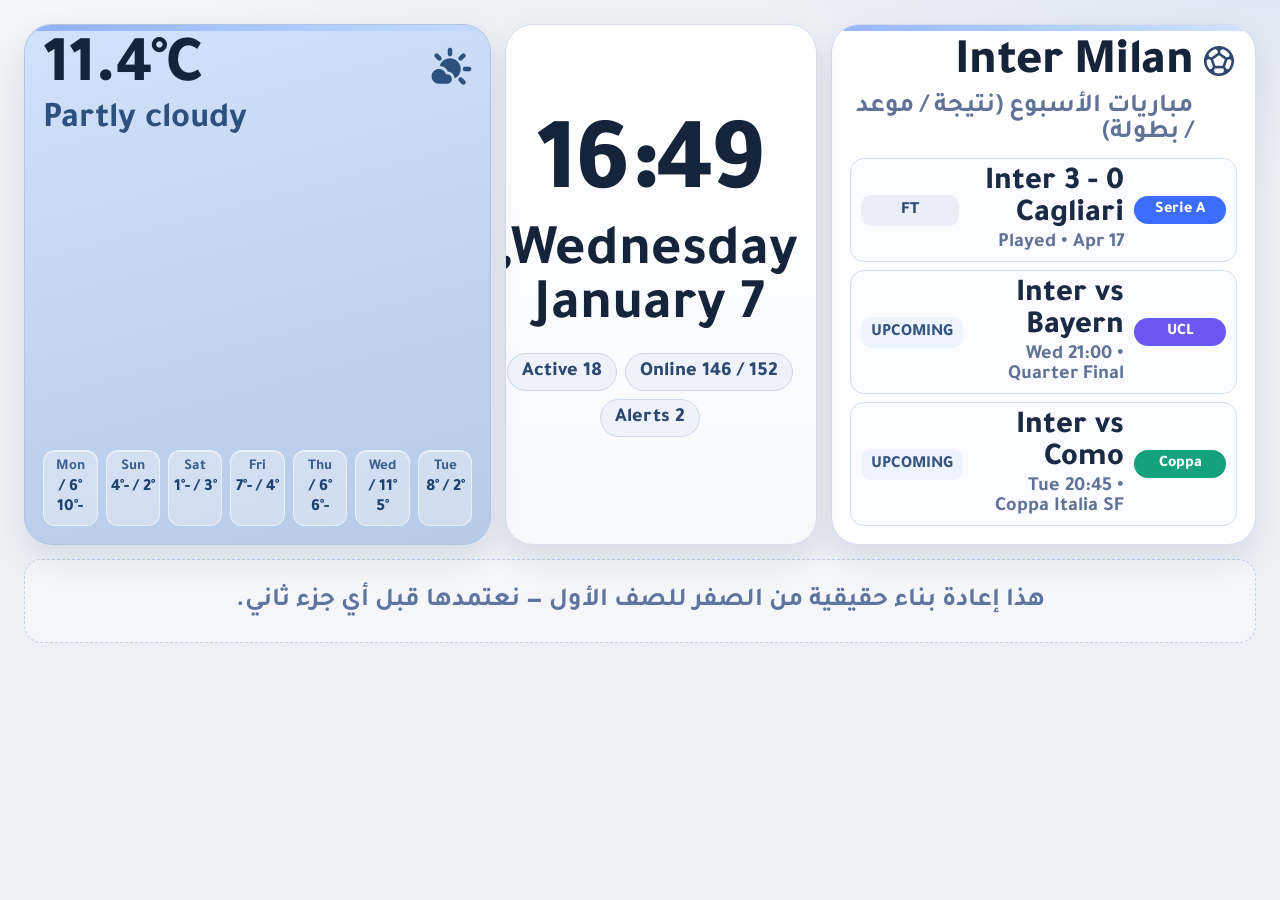
<file: config/www/home-floors-design-mockup.html>
<!DOCTYPE html>
<html lang="ar" dir="rtl">
<head>
  <meta charset="UTF-8" />
  <meta name="viewport" content="width=device-width, initial-scale=1.0" />
  <title>ALNAJDI • First Row v5 (Clean Rebuild)</title>
  <link rel="preconnect" href="https://fonts.googleapis.com" />
  <link rel="preconnect" href="https://fonts.gstatic.com" crossorigin />
  <link href="https://fonts.googleapis.com/css2?family=Tajawal:wght@400;500;700;800&family=Inter:wght@600;700;800&family=Material+Symbols+Rounded:FILL@0..1" rel="stylesheet" />
  <style>
    :root{
      --bg:#edf1f7;
      --surface:#ffffff;
      --ink:#15233b;
      --muted:#607396;
      --line:#d4dced;
      --ring:#e8eef9;
      --shadow:0 14px 32px rgba(15,32,69,.10);
      --radius-xl:28px;
      --radius-lg:18px;
      --radius-md:12px;

      --blue:#3c6dff;
      --violet:#6a58f2;
      --green:#12a37e;
    }

    *{box-sizing:border-box}
    body{
      margin:0;
      min-height:100vh;
      font-family:"Tajawal","Inter",system-ui,sans-serif;
      color:var(--ink);
      background:
        radial-gradient(900px 500px at 100% -15%, rgba(151,182,229,.28), transparent 65%),
        radial-gradient(900px 500px at 0% -20%, rgba(255,255,255,.86), transparent 62%),
        var(--bg);
      padding:24px;
    }

    .msr{
      font-family:"Material Symbols Rounded";
      font-variation-settings:'FILL' 1;
      line-height:1;
      display:inline-flex;
      align-items:center;
      justify-content:center;
    }

    .page{max-width:1540px;margin-inline:auto;display:grid;gap:14px}

    .first-row{
      display:grid;
      grid-template-columns:3fr 2.2fr 3.3fr;
      gap:14px;
      align-items:stretch;
    }

    .card{
      background:var(--surface);
      border:1px solid var(--line);
      border-radius:var(--radius-xl);
      box-shadow:var(--shadow);
      min-height:330px;
      padding:18px;
      position:relative;
      overflow:hidden;
    }

    .top-accent::before{
      content:"";
      position:absolute;
      inset:0 auto auto 0;
      width:100%;
      height:6px;
      background:linear-gradient(90deg,#7ea3ff,#9dc2ff,#c5dcff);
      opacity:.8;
      pointer-events:none;
    }

    /* INTER CARD */
    .inter-card{display:grid;grid-template-rows:auto 1fr;gap:12px}
    .inter-head{display:flex;justify-content:space-between;align-items:flex-start;gap:8px}
    .inter-head h2{margin:0;font-size:62px;line-height:.9;font-weight:800;letter-spacing:-.01em}
    .inter-head p{margin:6px 0 0;color:var(--muted);font-size:31px;font-weight:700;line-height:1}

    .match-list{display:grid;gap:8px;align-content:start}
    .match{
      border:1px solid #d2dced;
      border-radius:14px;
      background:#fbfcff;
      min-height:76px;
      padding:8px 10px;
      display:grid;
      grid-template-columns:auto 1fr auto;
      gap:10px;
      align-items:center;
    }
    .comp{
      border-radius:999px;
      padding:6px 10px;
      min-width:92px;
      text-align:center;
      color:#fff;
      font-size:16px;
      font-weight:800;
      line-height:1;
    }
    .serie{background:var(--blue)}
    .ucl{background:var(--violet)}
    .coppa{background:var(--green)}

    .teams{display:grid;gap:2px}
    .teams b{font-size:40px;line-height:1;font-weight:800;color:#1a2a45}
    .teams span{font-size:24px;line-height:1;color:var(--muted);font-weight:700}

    .status{border-radius:10px;padding:7px 10px;font-size:17px;font-weight:800;min-width:98px;text-align:center;line-height:1}
    .ft{background:#e9eef9;color:#2f466e}
    .up{background:#edf4ff;color:#385580}

    /* CLOCK CARD */
    .clock-card{
      display:grid;
      align-content:center;
      gap:16px;
      text-align:center;
      background:linear-gradient(180deg,#ffffff,#f7f9fd);
    }

    .clock-time{font-size:130px;line-height:.78;letter-spacing:-.03em;font-weight:800}
    .clock-date{font-size:72px;line-height:.93;font-weight:700}

    .chip-row{display:flex;justify-content:center;gap:8px;flex-wrap:wrap}
    .chip{
      border:1px solid #ccd8eb;
      background:#eef3fb;
      color:#2f486f;
      border-radius:999px;
      padding:8px 14px;
      font-size:25px;
      font-weight:800;
      line-height:1;
    }

    /* WEATHER CARD */
    .weather-card{
      background:linear-gradient(165deg,#d2e2fb,#c0d4f1 55%,#b7cbe7);
      border-color:#afc4e2;
      display:grid;
      grid-template-rows:auto 1fr;
      gap:10px;
    }

    .weather-head{display:flex;justify-content:space-between;align-items:flex-start}
    .weather-head b{display:block;font-size:84px;line-height:.85;font-weight:800;letter-spacing:-.02em}
    .weather-head span{display:block;margin-top:4px;font-size:47px;color:#2f4f7c;font-weight:700;line-height:1}

    .forecast-grid{align-self:end;display:grid;grid-template-columns:repeat(7,minmax(0,1fr));gap:8px}
    .f-item{
      background:rgba(255,255,255,.34);
      border:1px solid rgba(255,255,255,.55);
      border-radius:12px;
      text-align:center;
      padding:7px 4px;
      box-shadow:inset 0 1px 0 rgba(255,255,255,.45);
    }
    .f-item b{display:block;font-size:15px;color:#3b5e8f}
    .f-item span{display:block;font-size:17px;font-weight:800;color:#1f416f;margin-top:2px}

    .note{
      min-height:84px;
      border:1px dashed #bed0e7;
      border-radius:18px;
      background:rgba(255,255,255,.4);
      color:#5f759f;
      font-size:34px;
      font-weight:700;
      display:grid;
      place-items:center;
      text-align:center;
      padding:12px;
    }

    @media (max-width:1460px){
      .inter-head h2{font-size:50px}
      .inter-head p{font-size:26px}
      .teams b{font-size:32px}
      .teams span{font-size:20px}
      .clock-time{font-size:104px}
      .clock-date{font-size:58px}
      .weather-head b{font-size:66px}
      .weather-head span{font-size:36px}
      .chip{font-size:20px}
      .note{font-size:26px}
    }

    @media (max-width:1240px){
      .first-row{grid-template-columns:1fr}
      .card{min-height:260px}
      .forecast-grid{grid-template-columns:repeat(4,minmax(0,1fr))}
    }
  </style>
</head>
<body>
  <main class="page">
    <section class="first-row">
      <article class="card inter-card top-accent" aria-label="Inter Milan Weekly Matches">
        <header class="inter-head">
          <span class="msr" style="font-size:36px;color:#2f476e">sports_soccer</span>
          <div>
            <h2>Inter Milan</h2>
            <p>مباريات الأسبوع (نتيجة / موعد / بطولة)</p>
          </div>
        </header>

        <div class="match-list">
          <div class="match">
            <span class="comp serie">Serie A</span>
            <div class="teams">
              <b>Inter 3 - 0 Cagliari</b>
              <span>Played • Apr 17</span>
            </div>
            <span class="status ft">FT</span>
          </div>

          <div class="match">
            <span class="comp ucl">UCL</span>
            <div class="teams">
              <b>Inter vs Bayern</b>
              <span>Wed 21:00 • Quarter Final</span>
            </div>
            <span class="status up">UPCOMING</span>
          </div>

          <div class="match">
            <span class="comp coppa">Coppa</span>
            <div class="teams">
              <b>Inter vs Como</b>
              <span>Tue 20:45 • Coppa Italia SF</span>
            </div>
            <span class="status up">UPCOMING</span>
          </div>
        </div>
      </article>

      <article class="card clock-card" aria-label="Time and Home Status">
        <div class="clock-time">16:49</div>
        <div class="clock-date">Wednesday,<br/>January 7</div>
        <div class="chip-row">
          <span class="chip">Online 146 / 152</span>
          <span class="chip">Active 18</span>
          <span class="chip">Alerts 2</span>
        </div>
      </article>

      <article class="card weather-card top-accent" aria-label="Weekly Weather">
        <header class="weather-head">
          <span class="msr" style="font-size:44px;color:#2f517e">partly_cloudy_day</span>
          <div style="text-align:left">
            <b>11.4°C</b>
            <span>Partly cloudy</span>
          </div>
        </header>

        <div class="forecast-grid">
          <div class="f-item"><b>Tue</b><span>2° / 8°</span></div>
          <div class="f-item"><b>Wed</b><span>11° / 5°</span></div>
          <div class="f-item"><b>Thu</b><span>6° / -6°</span></div>
          <div class="f-item"><b>Fri</b><span>4° / -7°</span></div>
          <div class="f-item"><b>Sat</b><span>3° / -1°</span></div>
          <div class="f-item"><b>Sun</b><span>2° / -4°</span></div>
          <div class="f-item"><b>Mon</b><span>6° / -10°</span></div>
        </div>
      </article>
    </section>

    <section class="note">هذا إعادة بناء حقيقية من الصفر للصف الأول — نعتمدها قبل أي جزء ثاني.</section>
  </main>
</body>
</html>
</file>
<file: beverage-menu/app-v2.css>
:root{--bg:#080705;--panel:#0e0c09;--panel2:#15110c;--gold:#c89b54;--gold2:#e1bd7f;--text:#f5eee5;--muted:#aaa095;--line:rgba(225,189,127,.22);--line2:rgba(255,255,255,.08);--safe-b:env(safe-area-inset-bottom,0px)}
*{box-sizing:border-box}html{background:var(--bg);scroll-behavior:smooth}body{margin:0;background:radial-gradient(circle at 80% -10%,#241a10 0,#080705 35%);color:var(--text);font-family:-apple-system,BlinkMacSystemFont,"Segoe UI",Tahoma,Arial,sans-serif;min-height:100vh}button,input{font:inherit}button{color:inherit}.app{width:min(100%,820px);margin:auto;min-height:100vh;background:linear-gradient(180deg,rgba(255,255,255,.015),transparent 40%)}
.top{position:sticky;top:0;z-index:50;display:flex;align-items:center;justify-content:space-between;gap:10px;padding:calc(10px + env(safe-area-inset-top,0px)) 16px 10px;background:rgba(8,7,5,.82);backdrop-filter:blur(18px);border-bottom:1px solid var(--line2)}.brand{border:0;background:none;display:flex;align-items:center;gap:10px;padding:0;text-align:left}.logo{font-family:Georgia,serif;color:var(--gold2);font-size:25px;line-height:1}.brandText{font-family:Georgia,serif;color:var(--gold2);font-size:13px;letter-spacing:.06em}.tools{display:flex;gap:7px}.iconBtn,.langBtn{border:1px solid var(--line);background:rgba(16,13,9,.75);min-height:38px;border-radius:999px;padding:0 12px}.iconBtn{width:40px;padding:0}.backBtn{display:none}
.hero{position:relative;height:min(72vh,610px);min-height:470px;overflow:hidden}.hero img{position:absolute;inset:0;width:100%;height:100%;object-fit:cover;object-position:60% 34%}.hero:after{content:"";position:absolute;inset:0;background:linear-gradient(180deg,rgba(0,0,0,.06),rgba(0,0,0,.12) 28%,rgba(0,0,0,.73) 69%,var(--bg) 98%)}.heroCopy{position:absolute;z-index:2;left:22px;right:22px;bottom:38px;max-width:590px}.eyebrow{font-size:11px;letter-spacing:.2em;text-transform:uppercase;color:var(--gold2)}h1,h2,h3{font-family:Georgia,"Times New Roman",serif;font-weight:400;margin:0}h1{font-size:clamp(44px,11vw,78px);line-height:.96;letter-spacing:-.035em}.lead{font-size:16px;line-height:1.65;color:#d5ccc0;max-width:520px}.chips{display:flex;flex-wrap:wrap;gap:8px;margin-top:17px}.chip{border:1px solid var(--line);background:rgba(20,16,11,.54);backdrop-filter:blur(10px);border-radius:999px;padding:8px 11px;color:#dcc8a8;font-size:12px}.section{padding:20px 15px 110px}.intro{padding:0 5px 14px}.intro h2{font-size:34px;margin-top:5px}.intro p{color:var(--muted);line-height:1.6;margin:8px 0 0}.accordion{display:grid;gap:12px}.acc{border:1px solid var(--line);border-radius:22px;overflow:hidden;background:linear-gradient(145deg,rgba(24,19,13,.96),rgba(10,9,7,.96));box-shadow:0 14px 34px rgba(0,0,0,.18)}.accHead{width:100%;border:0;background:none;display:grid;grid-template-columns:70px 1fr auto;gap:13px;align-items:center;padding:12px;text-align:left}.accPic{width:70px;height:70px;border-radius:17px;object-fit:cover;object-position:center;border:1px solid rgba(255,255,255,.08)}.accName{font-family:Georgia,serif;color:var(--gold2);font-size:25px}.accSub{font-size:13px;color:var(--muted);margin-top:4px}.chev{font-size:24px;color:var(--gold2);transition:transform .25s}.acc.open .chev{transform:rotate(180deg)}.accBody{display:grid;grid-template-rows:0fr;transition:grid-template-rows .28s ease}.acc.open .accBody{grid-template-rows:1fr}.accInner{overflow:hidden}.subgroup{border-top:1px solid var(--line2)}.subHead{width:100%;border:0;background:rgba(255,255,255,.015);display:flex;align-items:center;justify-content:space-between;text-align:left;padding:13px 15px}.subName{font-family:Georgia,serif;font-size:18px;color:#eee3d5}.subCount{font-size:11px;color:var(--gold2);letter-spacing:.12em}.products{display:none;padding:0 14px 8px}.subgroup.open .products{display:block}.product{width:100%;border:0;border-top:1px solid var(--line2);background:none;display:grid;grid-template-columns:1fr auto;gap:10px;text-align:left;padding:12px 0;align-items:center}.product:first-child{border-top:0}.pName{font-family:Georgia,serif;color:#ead5b2;font-size:17px}.pProfile{color:var(--muted);font-size:12px;margin-top:3px}.badge{white-space:nowrap;border-radius:999px;padding:6px 8px;font-size:10px;border:1px solid var(--line2);color:#bbb0a1}.badge.caf{color:#ebc98e;border-color:rgba(218,170,94,.35);background:rgba(218,170,94,.07)}.badge.free{color:#cfd0c8;border-color:rgba(202,205,194,.2);background:rgba(202,205,194,.05)}.badge.decaf{color:#c8baa8;border-color:rgba(255,255,255,.14)}.badge.unknown{color:#958d84}.searchBox{display:flex;align-items:center;gap:8px;margin:0 0 14px;border:1px solid var(--line);border-radius:15px;background:#0e0c09;padding:0 12px}.searchBox input{width:100%;height:46px;border:0;outline:0;background:transparent;color:var(--text);font-size:15px}.searchBox input::placeholder{color:#7f776f}.countLine{font-size:12px;color:var(--muted);margin:0 4px 14px}
.detail{padding-bottom:90px}.detailHero{position:relative;height:54vh;min-height:420px;max-height:570px}.detailHero img{width:100%;height:100%;object-fit:cover}.detailHero:after{content:"";position:absolute;inset:0;background:linear-gradient(180deg,rgba(0,0,0,.03),rgba(0,0,0,.28) 46%,var(--bg) 98%)}.detailHead{position:relative;margin-top:-130px;z-index:2;padding:0 20px}.detailHead h1{font-size:clamp(40px,10vw,68px)}.tags{display:flex;flex-wrap:wrap;gap:7px;margin-top:14px}.tag{padding:6px 8px;border:1px solid var(--line);border-radius:999px;color:#d8c5a8;font-size:11px}.detailBody{padding:18px 15px}.card{border:1px solid var(--line);background:linear-gradient(145deg,#12100c,#0b0a08);border-radius:20px;padding:16px;margin-bottom:12px}.card h3{font-size:24px;color:var(--gold2);margin:5px 0 8px}.story{color:#c2b7aa;line-height:1.68;margin:0}.facts{margin-top:10px}.fact{display:grid;grid-template-columns:minmax(95px,.75fr) 1.25fr;gap:10px;padding:10px 0;border-top:1px solid var(--line2)}.fact:first-child{border-top:0}.fk{color:#857d74;font-size:12px}.fv{font-size:13px;line-height:1.4}.xp{display:grid;grid-template-columns:1fr 1fr;gap:10px}.xp>div{border:1px solid var(--line2);border-radius:15px;padding:12px;background:rgba(255,255,255,.015)}.xp small{display:block;color:#837b72;font-size:10px;letter-spacing:.1em;margin-bottom:5px}.related{display:grid;gap:8px}.rel{border:1px solid var(--line2);border-radius:14px;padding:11px;background:#0d0b08;text-align:left}.rel b{font-family:Georgia,serif;color:#e4cda7;font-weight:400}.rel span{display:block;color:#8f877e;font-size:11px;margin-top:3px}
.empty{display:none;text-align:center;padding:24px;color:var(--muted)}.bottom{position:fixed;z-index:45;left:50%;bottom:calc(8px + var(--safe-b));transform:translateX(-50%);width:min(calc(100% - 18px),790px);display:grid;grid-template-columns:repeat(5,1fr);padding:7px;border:1px solid var(--line);border-radius:22px;background:rgba(12,10,7,.9);backdrop-filter:blur(18px);box-shadow:0 18px 50px rgba(0,0,0,.35)}.bottom button{border:0;background:none;color:#8f877c;padding:5px 1px;font-size:10px}.bottom button span{display:block;font-size:18px;margin-bottom:2px}.bottom button.active{color:var(--gold2)}
.toast{position:fixed;z-index:80;left:50%;bottom:100px;transform:translate(-50%,12px);opacity:0;pointer-events:none;background:#1c1710;color:#ead7b7;border:1px solid var(--line);padding:10px 14px;border-radius:999px;font-size:12px;transition:.25s}.toast.show{opacity:1;transform:translate(-50%,0)}
[dir="rtl"] .brand,[dir="rtl"] .accHead,[dir="rtl"] .product,[dir="rtl"] .subHead,[dir="rtl"] .rel{text-align:right}[dir="rtl"] .heroCopy{direction:rtl}[dir="rtl"] .chev{transform-origin:center}[dir="rtl"] .accHead{grid-template-columns:70px 1fr auto}
@media(min-width:700px){.section{padding-left:28px;padding-right:28px}.accordion{grid-template-columns:1fr 1fr}.acc.open{grid-column:span 2}.heroCopy{left:38px;right:38px}.detailBody{padding:22px 28px}.detailHead{padding:0 36px}.detailHero{height:62vh}.bottom{bottom:14px}}
@media(prefers-reduced-motion:reduce){*{scroll-behavior:auto!important;transition:none!important}}
</file>
